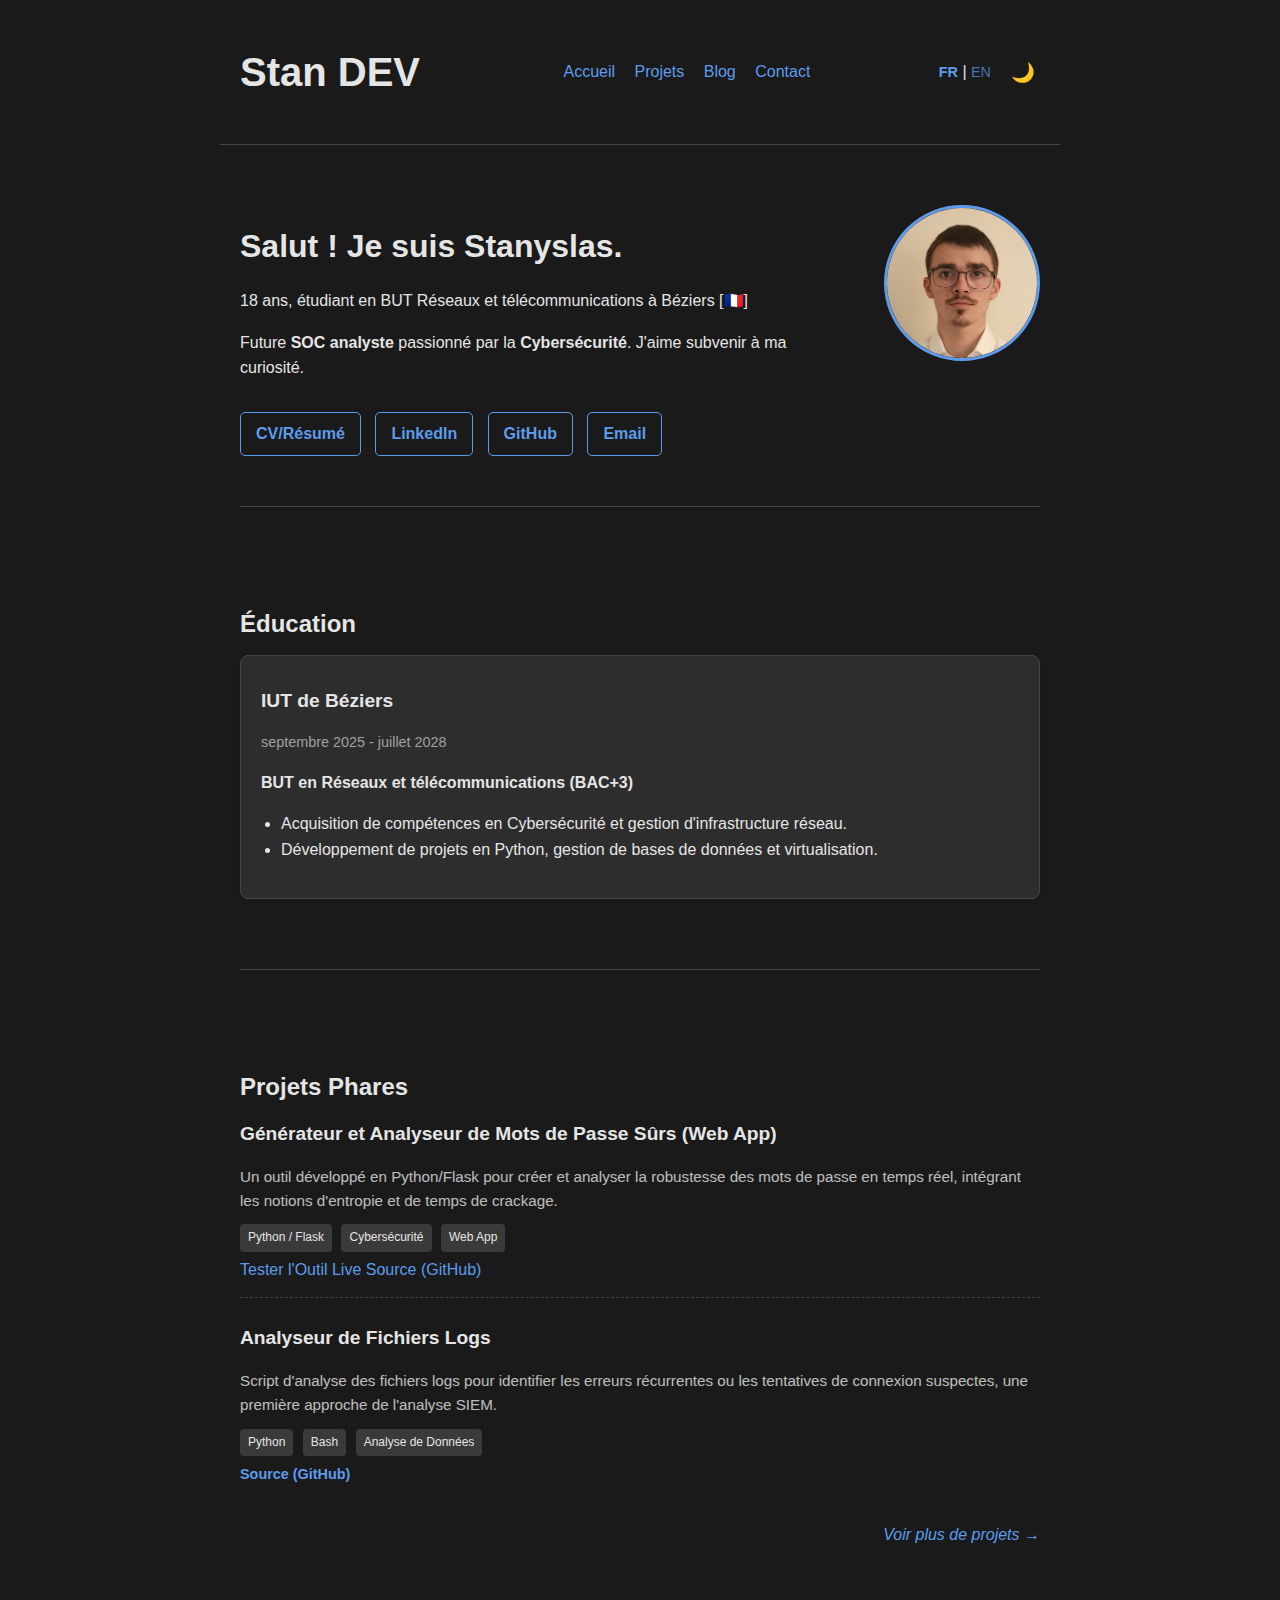
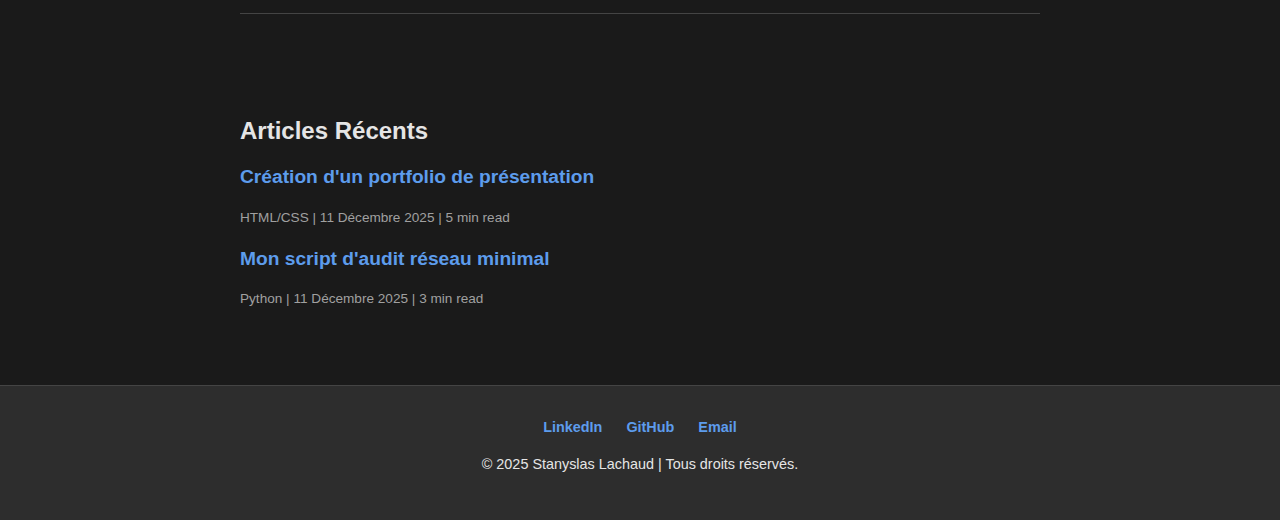
<file: index.html>
<!DOCTYPE html>
<html lang="fr">
<head>
    <meta charset="UTF-8">
    <meta name="viewport" content="width=device-width, initial-scale=1.0">
    <title>Stan DEV</title>
    <link rel="stylesheet" href="style/styles.css">
    <link rel="icon" href="image/favicon.png" type="image/png">
    <script src="script.js" defer></script>
</head>
<body class="dark-theme"> 
    <header class="header">
        <h1>Stan DEV</h1>
        <nav>
            <a href="#accueil">Accueil</a>
            <a href="#projets">Projets</a>
            <a href="#blog">Blog</a>
            <a href="contact.html">Contact</a>
        </nav>
        
        <div class="header-controls">
            <span class="language-switch">
                <a href="index.html" class="active">FR</a> | <a href="index-en.html">EN</a>
            </span>
            <button id="theme-toggle">🌙</button> 
            </div>
    </header>

    <main class="container">
        <section id="accueil" class="section bio">
            <div class="bio-content">
                <div class="bio-text">
                    <h2>Salut ! Je suis Stanyslas.</h2>
                    <p>18 ans, étudiant en BUT Réseaux et télécommunications à Béziers [&#127467;&#127479;]</p>
                    <p>Future <strong>SOC analyste</strong> passionné par la <strong>Cybersécurité</strong>. J'aime subvenir à ma curiosité.</p>

                    <div class="links">
                        <a href="image/CV_2025-12-07_Stanyslas_Lachaud.pdf" target="_blank">CV/Résumé</a>
                        <a href="https://www.linkedin.com/in/stanyslas-lachaud" target="_blank">LinkedIn</a>
                        <a href="https://github.com/Night66fr" target="_blank">GitHub</a>
                        <a href="mailto:stanyslas.lachaud@gmail.com">Email</a>
                    </div>
                </div>

                <img src="image/moi.png" alt="Photo de Stanyslas Lachaud" class="profile-photo">
            </div>
        </section>
        <hr>

        <section id="education" class="section education">
            <h3>Éducation</h3>
            <div class="card">
                <h4>IUT de Béziers</h4>
                <p class="date">septembre 2025 - juillet 2028</p>
                <p><strong>BUT en Réseaux et télécommunications (BAC+3)</strong></p>
                <ul>
                    <li>Acquisition de compétences en Cybersécurité et gestion d'infrastructure réseau.</li>
                    <li>Développement de projets en Python, gestion de bases de données et virtualisation.</li>
                </ul>
            </div>
        </section>

        <hr>

        <section id="projets" class="section projects">
            <h3>Projets Phares</h3>
            
            <div class="project-card">
                <h4>Générateur et Analyseur de Mots de Passe Sûrs (Web App)</h4> 
                <p class="description">Un outil développé en Python/Flask pour créer et analyser la robustesse des mots de passe en temps réel, intégrant les notions d'entropie et de temps de crackage.</p>
                <div class="tags">
                    <span>Python / Flask</span>
                    <span>Cybersécurité</span>
                    <span>Web App</span>
                </div>
                <div class="project-actions">
                    <a href="pass.html" class="btn btn-primary" target="_blank">Tester l'Outil Live</a>
                    <a href="[Lien Source Projet 1]" class="btn btn-github" target="_blank">Source (GitHub)</a>
                </div>
            </div>

            <div class="project-card">
                <h4>Analyseur de Fichiers Logs</h4>
                <p class="description">Script d'analyse des fichiers logs pour identifier les erreurs récurrentes ou les tentatives de connexion suspectes, une première approche de l'analyse SIEM.</p>
                <div class="tags">
                    <span>Python</span>
                    <span>Bash</span>
                    <span>Analyse de Données</span>
                </div>
                <div class="project-links">
                    <a href="[Lien Source Projet 2]" target="_blank">Source (GitHub)</a>
                </div>
            </div>
            
            <p class="more-link"><a href="https://github.com/Night66fr?tab=repositories" target="_blank">Voir plus de projets →</a></p>
        </section>

        <hr>

        <section id="blog" class="section blog">
            <h3>Articles Récents</h3>
            
            <div class="blog-post">
                <h4><a href="[Lien Article 1]">Création d'un portfolio de présentation</a></h4>
                <p class="metadata">
                    <span>HTML/CSS</span> | <span>11 Décembre 2025</span> | <span>5 min read</span>
                </p>
            </div>

            <div class="blog-post">
                <h4><a href="[Lien Article 2]">Mon script d'audit réseau minimal</a></h4>
                <p class="metadata">
                    <span>Python</span> | <span>11 Décembre 2025</span> | <span>3 min read</span>
                </p>
            </div>
        </section>
    </main>

    <footer class="footer">
        <div class="footer-links">
            <a href="https://www.linkedin.com/in/stanyslas-lachaud" target="_blank">LinkedIn</a>
            <a href="https://github.com/Night66fr" target="_blank">GitHub</a>
            <a href="mailto:stanyslas.lachaud@gmail.com">Email</a>
        </div>
        <p>© 2025 Stanyslas Lachaud | Tous droits réservés.</p>
    </footer>

</body>
</html>
</file>
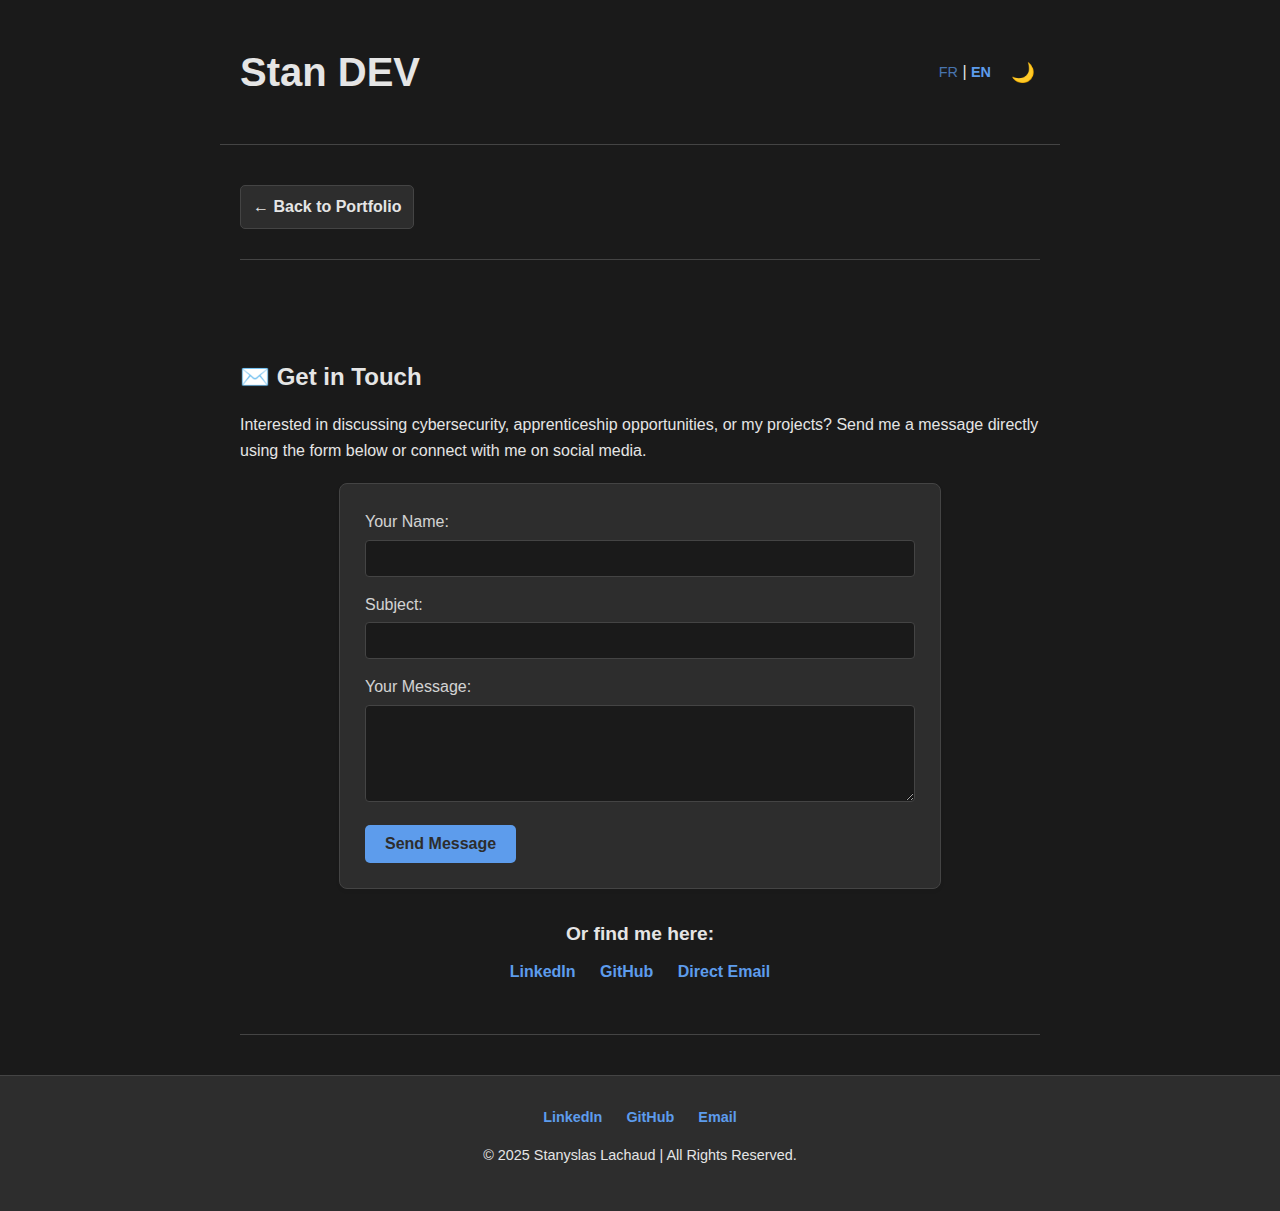
<file: contact-en.html>
<!DOCTYPE html>
<html lang="en">
<head>
    <meta charset="UTF-8">
    <meta name="viewport" content="width=device-width, initial-scale=1.0">
    <title>Stan DEV - Contact</title>
    <link rel="stylesheet" href="style/styles.css">
    <link rel="icon" href="image/favicon.png" type="image/png">
    <script src="script.js" defer></script>
</head>
<body>
    <header class="header">
        <h1>Stan DEV</h1>
        <nav>
            </nav>
        <div class="header-controls">
            <span class="language-switch">
                <a href="contact.html">FR</a> | <a href="contact-en.html" class="active">EN</a>
            </span>
            <button id="theme-toggle">🌙</button> 
        </div>
    </header>

    <main class="container">
        <p style="margin-top: 30px;">
            <a href="index-en.html" class="back-button">← Back to Portfolio</a>
        </p>
        
        <hr>

        <section id="contact-page" class="section contact-form">
            <h3>✉️ Get in Touch</h3>
            <p>Interested in discussing cybersecurity, apprenticeship opportunities, or my projects? Send me a message directly using the form below or connect with me on social media.</p>

            <form action="mailto:stanyslas.lachaud@gmail.com" method="post" enctype="text/plain" class="contact-card">
                <div class="form-group">
                    <label for="name">Your Name:</label>
                    <input type="text" id="name" name="Name" required>
                </div>
                <div class="form-group">
                    <label for="subject">Subject:</label>
                    <input type="text" id="subject" name="Subject" required>
                </div>
                <div class="form-group">
                    <label for="body">Your Message:</label>
                    <textarea id="body" name="Message" rows="5" required></textarea>
                </div>
                
                <button type="submit" class="submit-button">Send Message</button>
            </form>

            <div class="social-links-contact">
                <h4>Or find me here:</h4>
                <div class="links">
                    <a href="https://www.linkedin.com/in/stanyslas-lachaud" target="_blank">LinkedIn</a>
                    <a href="https://github.com/Night66fr" target="_blank">GitHub</a>
                    <a href="mailto:stanyslas.lachaud@gmail.com">Direct Email</a>
                </div>
            </div>
        </section>
        
        <hr>
    </main>

    <footer class="footer">
        <div class="footer-links">
            <a href="https://www.linkedin.com/in/stanyslas-lachaud" target="_blank">LinkedIn</a>
            <a href="https://github.com/Night66fr" target="_blank">GitHub</a>
            <a href="mailto:stanyslas.lachaud@gmail.com">Email</a>
        </div>
        <p>© 2025 Stanyslas Lachaud | All Rights Reserved.</p>
    </footer>
</body>
</html>
</file>
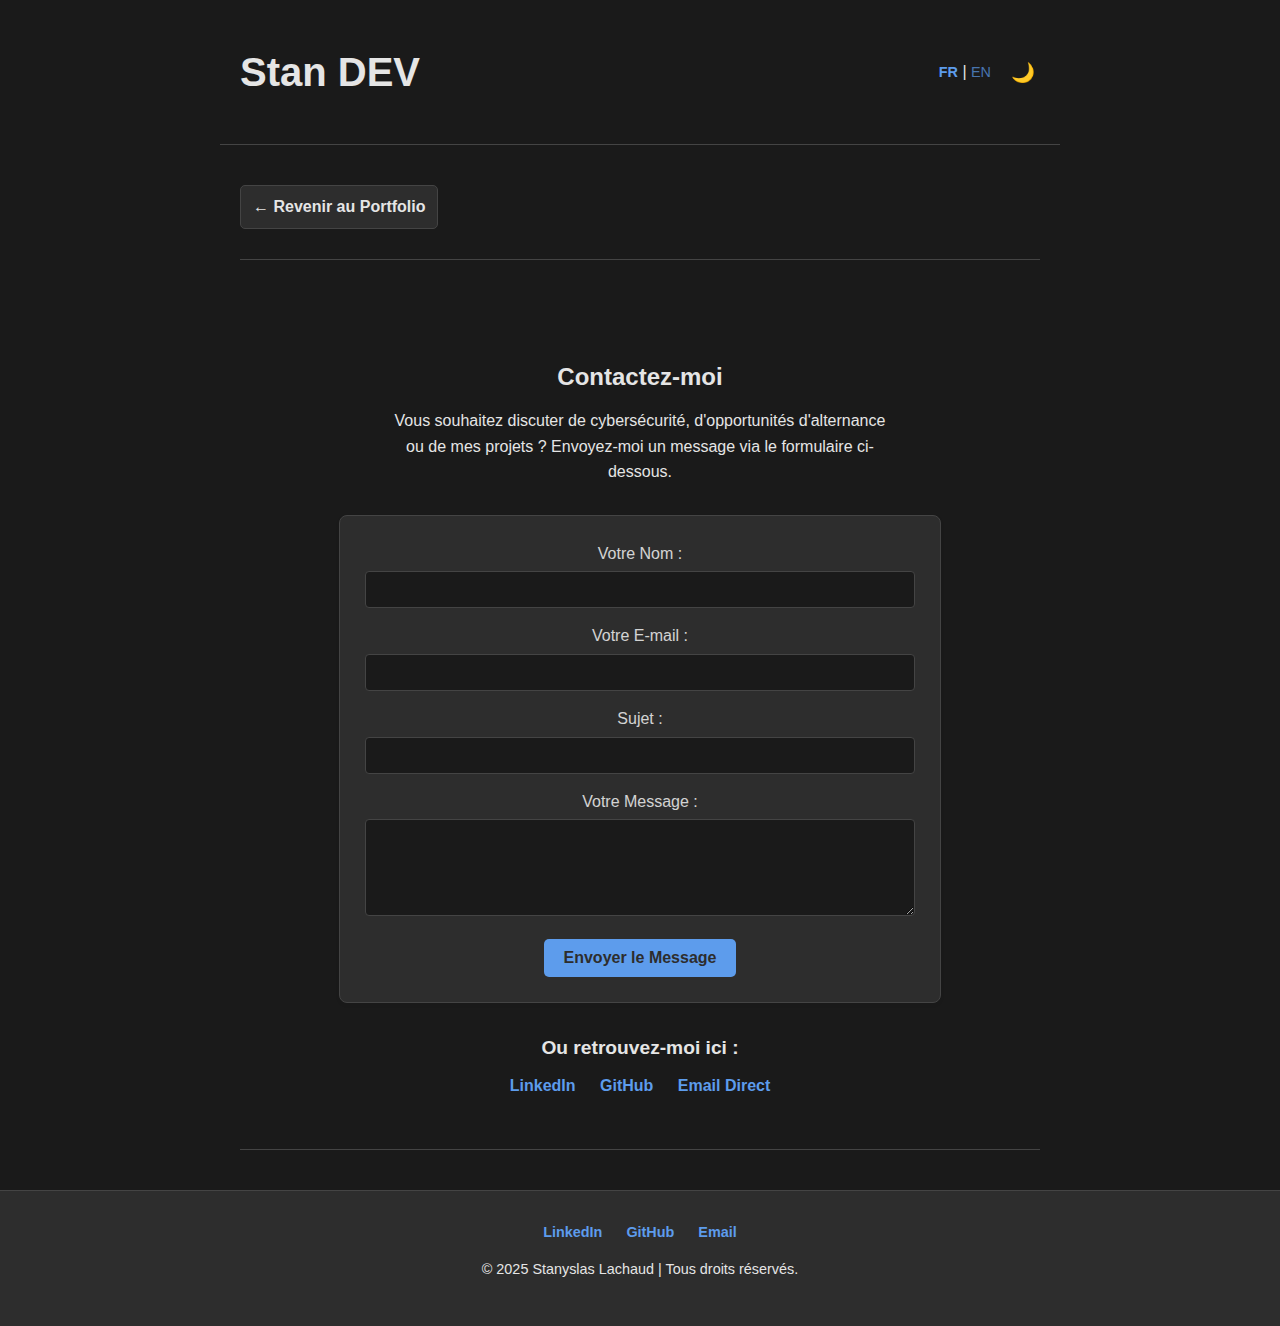
<file: contact.html>
<!DOCTYPE html>
<html lang="fr">
<head>
    <meta charset="UTF-8">
    <meta name="viewport" content="width=device-width, initial-scale=1.0">
    <title>Stan DEV - Contact</title>
    <link rel="stylesheet" href="style/styles.css">
    <link rel="icon" href="image/favicon.png" type="image/png">
    <script src="script.js" defer></script>
</head>
<body>
    <header class="header">
        <h1>Stan DEV</h1>
        <nav>
            </nav>
        <div class="header-controls">
            <span class="language-switch">
                <a href="contact.html" class="active">FR</a> | <a href="contact-en.html">EN</a>
            </span>
            <button id="theme-toggle">🌙</button> 
        </div>
    </header>

    <main class="container">
        <p style="margin-top: 30px;">
            <a href="index.html" class="back-button">← Revenir au Portfolio</a>
        </p>
        
        <hr>

        <section id="contact-page" class="section contact-form" style="text-align: center;">
            <h3>Contactez-moi</h3>
            <p style="max-width: 500px; margin: 0 auto 30px;">
                Vous souhaitez discuter de cybersécurité, d'opportunités d'alternance ou de mes projets ? Envoyez-moi un message via le formulaire ci-dessous.
            </p>

            <form action="https://formsubmit.co/stanyslas.lachaud@gmail.com" method="POST" class="contact-card">
                
                <div class="form-group">
                    <label for="name">Votre Nom :</label>
                    <input type="text" id="name" name="Nom" required> 
                </div>
                
                <div class="form-group">
                    <label for="email">Votre E-mail :</label>
                    <input type="email" id="email" name="Email" required>
                </div>

                <div class="form-group">
                    <label for="subject">Sujet :</label>
                    <input type="text" id="subject" name="Sujet" required>
                </div>
                <div class="form-group">
                    <label for="body">Votre Message :</label>
                    <textarea id="body" name="Message" rows="5" required></textarea>
                </div>
                
                <button type="submit" class="submit-button">Envoyer le Message</button>
            </form>

            <div class="social-links-contact">
                <h4>Ou retrouvez-moi ici :</h4>
                <div class="links">
                    <a href="https://www.linkedin.com/in/stanyslas-lachaud" target="_blank">LinkedIn</a>
                    <a href="https://github.com/Night66fr" target="_blank">GitHub</a>
                    <a href="mailto:stanyslas.lachaud@gmail.com">Email Direct</a>
                </div>
            </div>
        </section>
        
        <hr>
    </main>

    <footer class="footer">
        <div class="footer-links">
            <a href="https://www.linkedin.com/in/stanyslas-lachaud" target="_blank">LinkedIn</a>
            <a href="https://github.com/Night66fr" target="_blank">GitHub</a>
            <a href="mailto:stanyslas.lachaud@gmail.com">Email</a>
        </div>
        <p>© 2025 Stanyslas Lachaud | Tous droits réservés.</p>
    </footer>
</body>
</html>
</file>
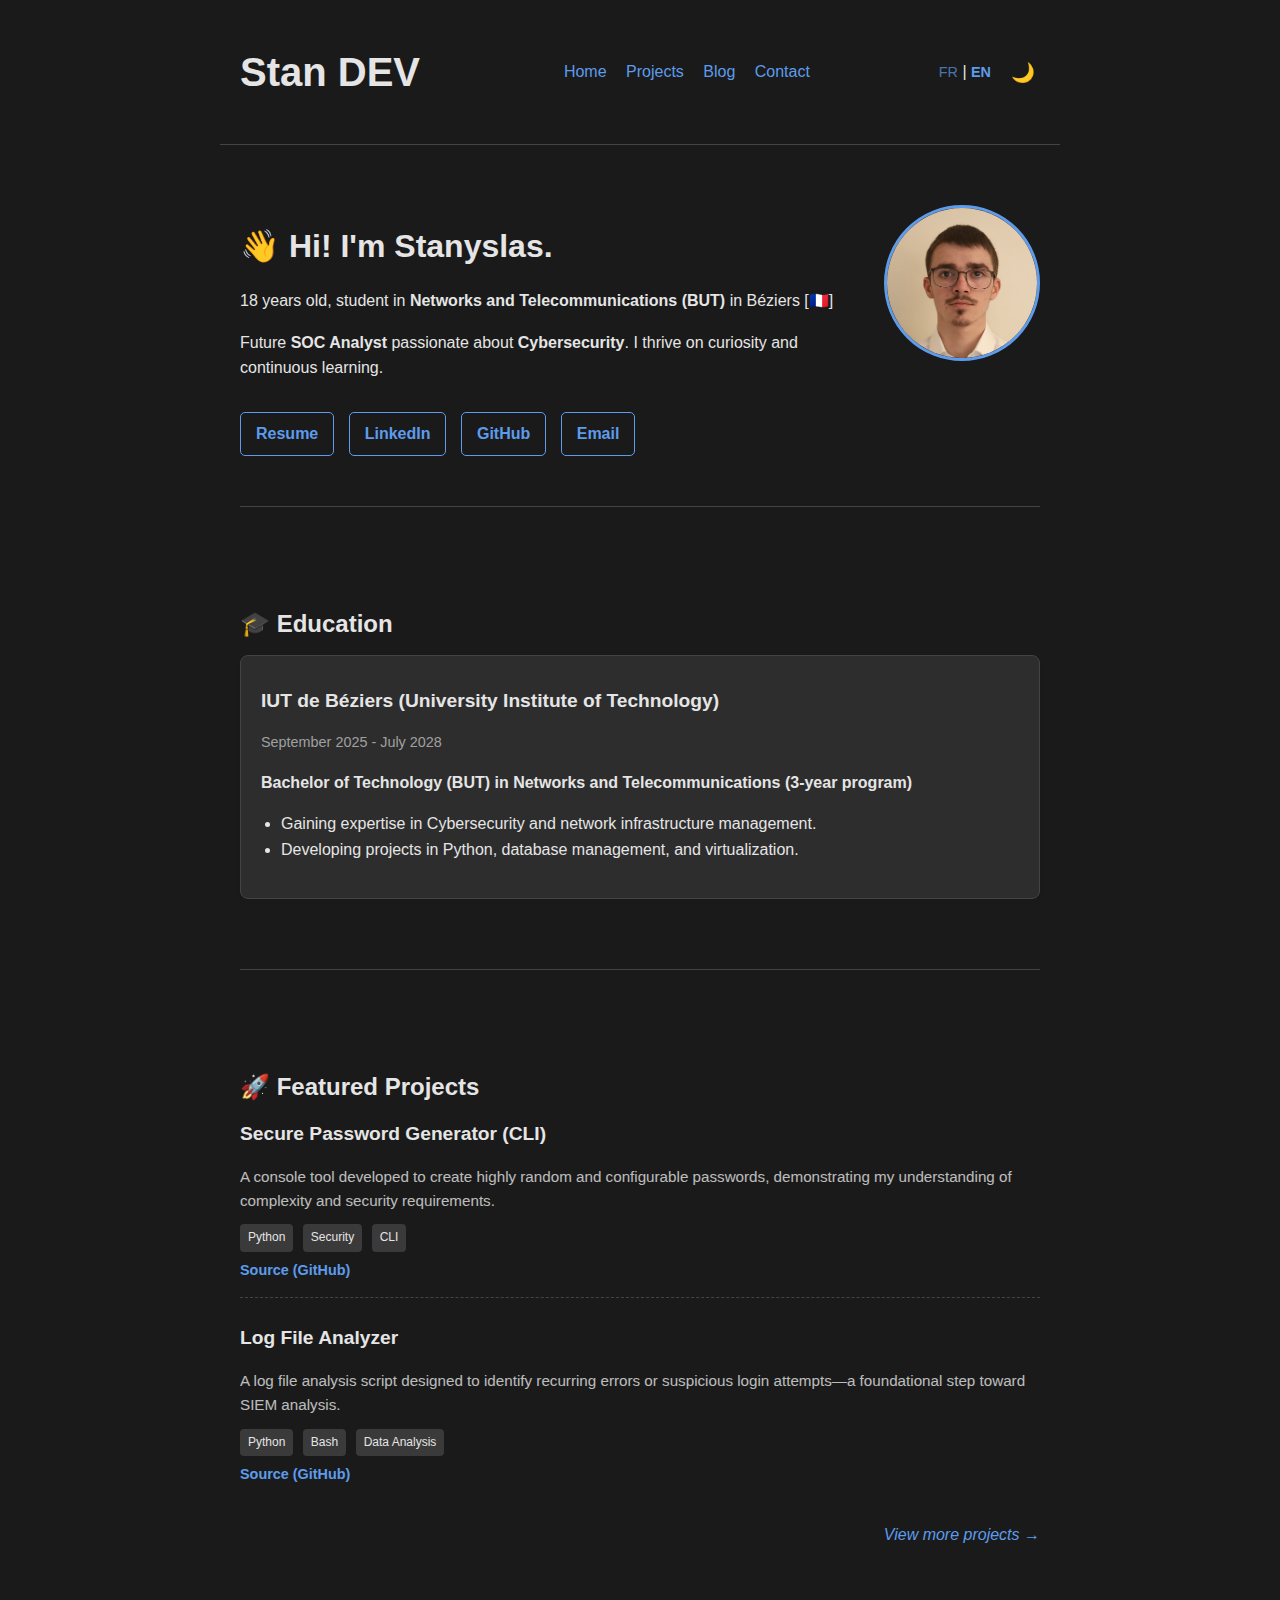
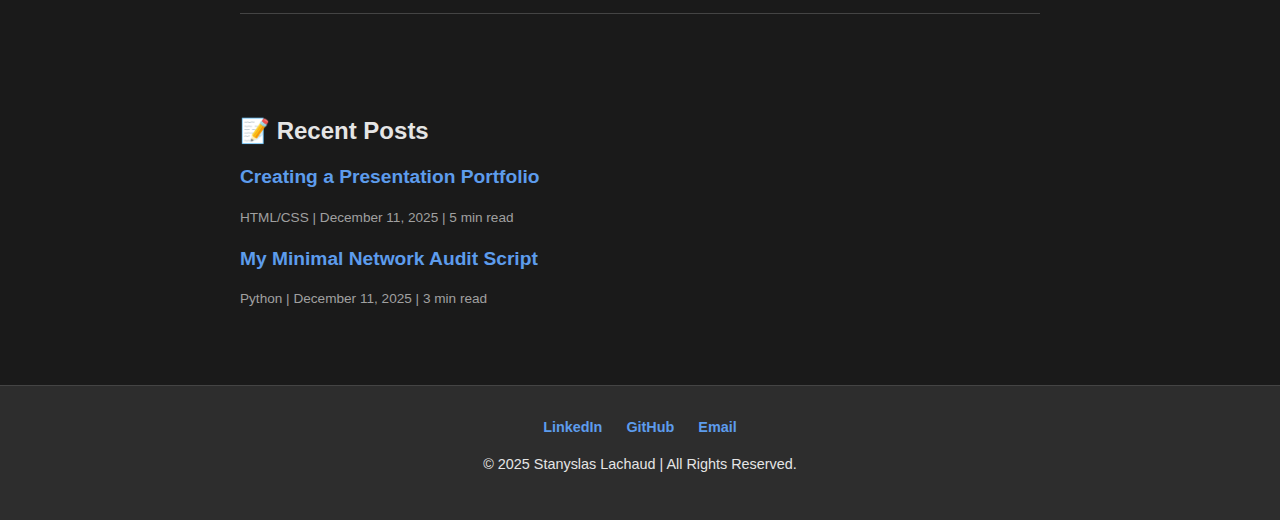
<file: index-en.html>
<!DOCTYPE html>
<html lang="en">
<head>
    <meta charset="UTF-8">
    <meta name="viewport" content="width=device-width, initial-scale=1.0">
    <title>Stan DEV</title>
    <link rel="stylesheet" href="style/styles.css">
    <link rel="icon" href="image/favicon.png" type="image/png">
    <script src="script.js" defer></script>
</head>
<body class="dark-theme"> 
    <header class="header">
        <h1>Stan DEV</h1>
        <nav>
            <a href="#home">Home</a>
            <a href="#projects">Projects</a>
            <a href="#blog">Blog</a>
            <a href="contact-en.html">Contact</a>
        </nav>
        
        <div class="header-controls">
            <span class="language-switch">
                <a href="index.html">FR</a> | <a href="index-en.html" class="active">EN</a>
            </span>
            <button id="theme-toggle">🌙</button> 
        </div>
    </header>

    <main class="container">
        <section id="home" class="section bio">
            <div class="bio-content">
                <div class="bio-text">
                    <h2>👋 Hi! I'm Stanyslas.</h2>
                    <p>18 years old, student in <strong>Networks and Telecommunications (BUT)</strong> in Béziers [&#127467;&#127479;]</p>
                    <p>Future <strong>SOC Analyst</strong> passionate about <strong>Cybersecurity</strong>. I thrive on curiosity and continuous learning.</p>

                    <div class="links">
                        <a href="image/CV_2025-12-07_Stanyslas_Lachaud.pdf" target="_blank">Resume</a>
                        <a href="https://www.linkedin.com/in/stanyslas-lachaud" target="_blank">LinkedIn</a>
                        <a href="https://github.com/Night66fr" target="_blank">GitHub</a>
                        <a href="mailto:stanyslas.lachaud@gmail.com">Email</a>
                    </div>
                </div>

                <img src="image/moi.png" alt="Stanyslas Lachaud's Photo" class="profile-photo">
            </div>
        </section>
        <hr>

        <section id="education" class="section education">
            <h3>🎓 Education</h3>
            <div class="card">
                <h4>IUT de Béziers (University Institute of Technology)</h4>
                <p class="date">September 2025 - July 2028</p>
                <p><strong>Bachelor of Technology (BUT) in Networks and Telecommunications (3-year program)</strong></p>
                <ul>
                    <li>Gaining expertise in Cybersecurity and network infrastructure management.</li>
                    <li>Developing projects in Python, database management, and virtualization.</li>
                </ul>
            </div>
        </section>

        <hr>

        <section id="projects" class="section projects">
            <h3>🚀 Featured Projects</h3>
            
            <div class="project-card">
                <h4>Secure Password Generator (CLI)</h4>
                <p class="description">A console tool developed to create highly random and configurable passwords, demonstrating my understanding of complexity and security requirements.</p>
                <div class="tags">
                    <span>Python</span>
                    <span>Security</span>
                    <span>CLI</span>
                </div>
                <div class="project-links">
                    <a href="[Project 1 Source Link]" target="_blank">Source (GitHub)</a>
                </div>
            </div>

            <div class="project-card">
                <h4>Log File Analyzer</h4>
                <p class="description">A log file analysis script designed to identify recurring errors or suspicious login attempts—a foundational step toward SIEM analysis.</p>
                <div class="tags">
                    <span>Python</span>
                    <span>Bash</span>
                    <span>Data Analysis</span>
                </div>
                <div class="project-links">
                    <a href="[Project 2 Source Link]" target="_blank">Source (GitHub)</a>
                </div>
            </div>
            
            <p class="more-link"><a href="https://github.com/Night66fr?tab=repositories" target="_blank">View more projects →</a></p>
        </section>

        <hr>

        <section id="blog" class="section blog">
            <h3>📝 Recent Posts</h3>
            
            <div class="blog-post">
                <h4><a href="[Article 1 Link]">Creating a Presentation Portfolio</a></h4>
                <p class="metadata">
                    <span>HTML/CSS</span> | <span>December 11, 2025</span> | <span>5 min read</span>
                </p>
            </div>

            <div class="blog-post">
                <h4><a href="[Article 2 Link]">My Minimal Network Audit Script</a></h4>
                <p class="metadata">
                    <span>Python</span> | <span>December 11, 2025</span> | <span>3 min read</span>
                </p>
            </div>
        </section>
    </main>

    <footer class="footer">
        <div class="footer-links">
            <a href="https://www.linkedin.com/in/stanyslas-lachaud" target="_blank">LinkedIn</a>
            <a href="https://github.com/Night66fr" target="_blank">GitHub</a>
            <a href="mailto:stanyslas.lachaud@gmail.com">Email</a>
        </div>
        <p>© 2025 Stanyslas Lachaud | All Rights Reserved.</p>
    </footer>

</body>
</html>
</file>
<file: style/styles.css>
/* --- Variables et Thèmes --- */
:root {
    /* MODE SOMBRE PAR DÉFAUT */
    --primary-color: #5d9cec; 
    --text-color: #e5e5e5;
    --background-color: #1a1a1a;
    --card-background: #2d2d2d;
    --border-color: #444;
    --link-hover-color: #8ab4f8;
    --tag-background: #3a3a3a;
    --font-family: -apple-system, BlinkMacSystemFont, 'Segoe UI', Roboto, Helvetica, Arial, sans-serif, 'Apple Color Emoji', 'Segoe UI Emoji', 'Segoe UI Symbol';
}

/* Thème clair (appliqué via la classe .light-theme) */
.light-theme {
    --primary-color: #007bff; 
    --text-color: #333;
    --background-color: #f9f9f9; 
    --card-background: #ffffff;
    --border-color: #eee;
    --link-hover-color: #0056b3;
    --tag-background: #e8e8e8;
}

/* --- Base et Réinitialisation --- */
body {
    font-family: var(--font-family);
    line-height: 1.6;
    color: var(--text-color);
    background-color: var(--background-color);
    margin: 0;
    padding: 0;
    transition: background-color 0.3s, color 0.3s; /* Transition fluide */
}

/* Conteneur principal */
.container {
    max-width: 800px;
    margin: 40px auto;
    padding: 0 20px;
}

/* Titres */
h1, h2, h3, h4 {
    color: var(--text-color);
    margin-top: 0.5em;
    margin-bottom: 0.5em;
}

h1 { font-size: 2.5em; }
h2 { font-size: 2em; }
h3 { font-size: 1.5em; margin-top: 2em; }
h4 { font-size: 1.2em; }

/* Liens */
a {
    color: var(--primary-color);
    text-decoration: none;
    transition: color 0.3s;
}

a:hover {
    color: var(--link-hover-color);
}

/* Ligne de séparation */
hr {
    border: none;
    border-top: 1px solid var(--border-color);
    margin: 30px 0;
}

/* --- Header et Navigation --- */
.header {
    display: flex;
    justify-content: space-between;
    align-items: center;
    padding: 20px 0;
    border-bottom: 1px solid var(--border-color);
    max-width: 800px;
    margin: 0 auto;
    padding: 20px;
}

.header nav a {
    margin-left: 15px;
    font-weight: 500;
}

/* Styles pour les contrôles de l'entête (Langue et Thème) */
.header-controls {
    display: flex;
    align-items: center;
    gap: 15px;
}

#theme-toggle {
    background: none;
    border: none;
    font-size: 1.2em;
    cursor: pointer;
    color: var(--text-color);
    padding: 5px;
    transition: color 0.2s;
}

#theme-toggle:hover {
    color: var(--primary-color);
}

.language-switch a {
    font-size: 0.9em;
    font-weight: normal;
    opacity: 0.7;
}

.language-switch a.active {
    font-weight: bold;
    opacity: 1;
}

/* --- Style du Bouton de Retour (pour contact.html) --- */
.back-button {
    display: inline-block;
    font-size: 1em;
    font-weight: bold;
    color: var(--text-color); 
    padding: 8px 12px;
    border: 1px solid var(--border-color);
    border-radius: 5px;
    background-color: var(--card-background);
    transition: background-color 0.2s, color 0.2s;
    text-decoration: none; 
}

.back-button:hover {
    background-color: var(--primary-color);
    color: var(--card-background); 
    border-color: var(--primary-color);
}

/* --- Sections --- */
.section {
    padding: 20px 0;
}

/* Liens de la bio (boutons/social) */
.bio .links a {
    display: inline-block;
    padding: 8px 15px;
    margin-right: 10px;
    margin-top: 15px;
    border: 1px solid var(--primary-color);
    border-radius: 5px;
    color: var(--primary-color);
    font-weight: bold;
}

.bio .links a:hover {
    background-color: var(--primary-color);
    color: var(--card-background); 
}

/* --- Photo de Profil et Bio --- */
.bio-content {
    display: flex;
    gap: 30px;
    align-items: flex-start;
}

.bio-text {
    flex-grow: 1;
}

.profile-photo {
    width: 150px; 
    height: 150px;
    object-fit: cover;
    border-radius: 50%;
    border: 3px solid var(--primary-color);
    flex-shrink: 0;
}

/* --- Éducation et Projets (Cartes) --- */
.card {
    background-color: var(--card-background);
    border: 1px solid var(--border-color);
    border-radius: 8px;
    padding: 20px;
    margin-bottom: 20px;
    box-shadow: 0 2px 4px rgba(0, 0, 0, 0.05);
}

.card .date {
    font-size: 0.9em;
    color: #a0a0a0; 
    margin-bottom: 10px;
}

.card ul {
    padding-left: 20px;
}

/* --- Projets --- */
.project-card {
    margin-bottom: 25px;
    padding-bottom: 15px;
    border-bottom: 1px dashed var(--border-color);
}

.project-card:last-of-type {
    border-bottom: none;
    margin-bottom: 0;
}

.project-card h4 {
    margin-bottom: 5px;
}

.project-card .description {
    font-size: 0.95em;
    color: var(--text-color);
    opacity: 0.8;
    margin-bottom: 10px;
}

.tags span {
    display: inline-block;
    background-color: var(--tag-background);
    color: var(--text-color);
    padding: 4px 8px;
    border-radius: 4px;
    font-size: 0.75em;
    margin-right: 5px;
    margin-bottom: 5px;
}

.project-links a {
    margin-right: 15px;
    font-weight: bold;
    font-size: 0.9em;
}

.more-link {
    margin-top: 20px;
    text-align: right;
    font-style: italic;
}

/* --- Blog --- */
.blog-post {
    margin-bottom: 15px;
}

.blog-post h4 {
    margin-bottom: 5px;
}

.blog-post .metadata {
    font-size: 0.85em;
    color: #a0a0a0;
}

/* --- Footer --- */
.footer {
    text-align: center;
    padding: 30px 20px;
    margin-top: 40px;
    border-top: 1px solid var(--border-color);
    background-color: var(--card-background);
    font-size: 0.9em;
}

.footer-links a {
    margin: 0 10px;
    font-weight: bold;
}


/* --- Styles pour la Section Contact (utilisée dans contact.html) --- */

.contact-form {
    padding: 20px 0;
}

.contact-card {
    /* Encadrement du formulaire */
    background-color: var(--card-background);
    border: 1px solid var(--border-color);
    border-radius: 8px;
    padding: 25px;
    margin-bottom: 20px;
    box-shadow: 0 2px 4px rgba(0, 0, 0, 0.05);
    max-width: 550px; 
    margin: 20px auto;
}

.form-group {
    margin-bottom: 15px;
}

.form-group label {
    display: block;
    margin-bottom: 5px;
    font-weight: 500;
    color: var(--text-color);
    opacity: 0.9;
}

.form-group input[type="text"],
.form-group input[type="email"], /* SÉLECTEUR POUR LA NOUVELLE CASE E-MAIL */
.form-group textarea {
    width: 100%;
    padding: 10px;
    border: 1px solid var(--border-color);
    border-radius: 4px;
    box-sizing: border-box;
    background-color: var(--background-color);
    color: var(--text-color);
    transition: border-color 0.3s;
}

.form-group input[type="text"]:focus,
.form-group input[type="email"]:focus, /* SÉLECTEUR POUR LA NOUVELLE CASE E-MAIL AU FOCUS */
.form-group textarea:focus {
    border-color: var(--primary-color);
    outline: none;
}

.submit-button {
    display: inline-block;
    padding: 10px 20px;
    background-color: var(--primary-color);
    color: var(--card-background);
    border: none;
    border-radius: 5px;
    cursor: pointer;
    font-size: 1em;
    font-weight: bold;
    transition: background-color 0.3s;
}

.submit-button:hover {
    background-color: var(--link-hover-color);
}

.social-links-contact h4 {
    margin-top: 30px;
    font-size: 1.2em;
    text-align: center;
}

.social-links-contact .links {
    text-align: center;
}

.social-links-contact .links a {
    font-weight: bold;
    margin: 0 10px;
}


/* --- Responsive pour Mobile --- */
@media (max-width: 600px) {
    .header {
        flex-direction: column;
        align-items: flex-start;
        padding-bottom: 10px;
    }

    .header nav {
        margin-top: 10px;
        margin-bottom: 10px;
    }

    .header nav a {
        margin-left: 0;
        margin-right: 10px;
    }

    .header-controls {
        width: 100%;
        justify-content: space-between;
    }

    /* Gestion de la photo de profil en mobile */
    .bio-content {
        flex-direction: column; 
        align-items: center; 
        text-align: center;
    }

    .bio-text {
        order: 2; 
    }

    .profile-photo {
        order: 1; 
        margin-bottom: 20px; 
    }

    /* Centre les liens de la bio en mobile */
    .bio .links {
        display: flex;
        flex-direction: column;
        align-items: center;
    }

    .bio .links a {
        margin-right: 0;
        margin-bottom: 10px;
        width: 80%;
        text-align: center;
    }

    .contact-card {
        padding: 15px;
    }
}
</file>
